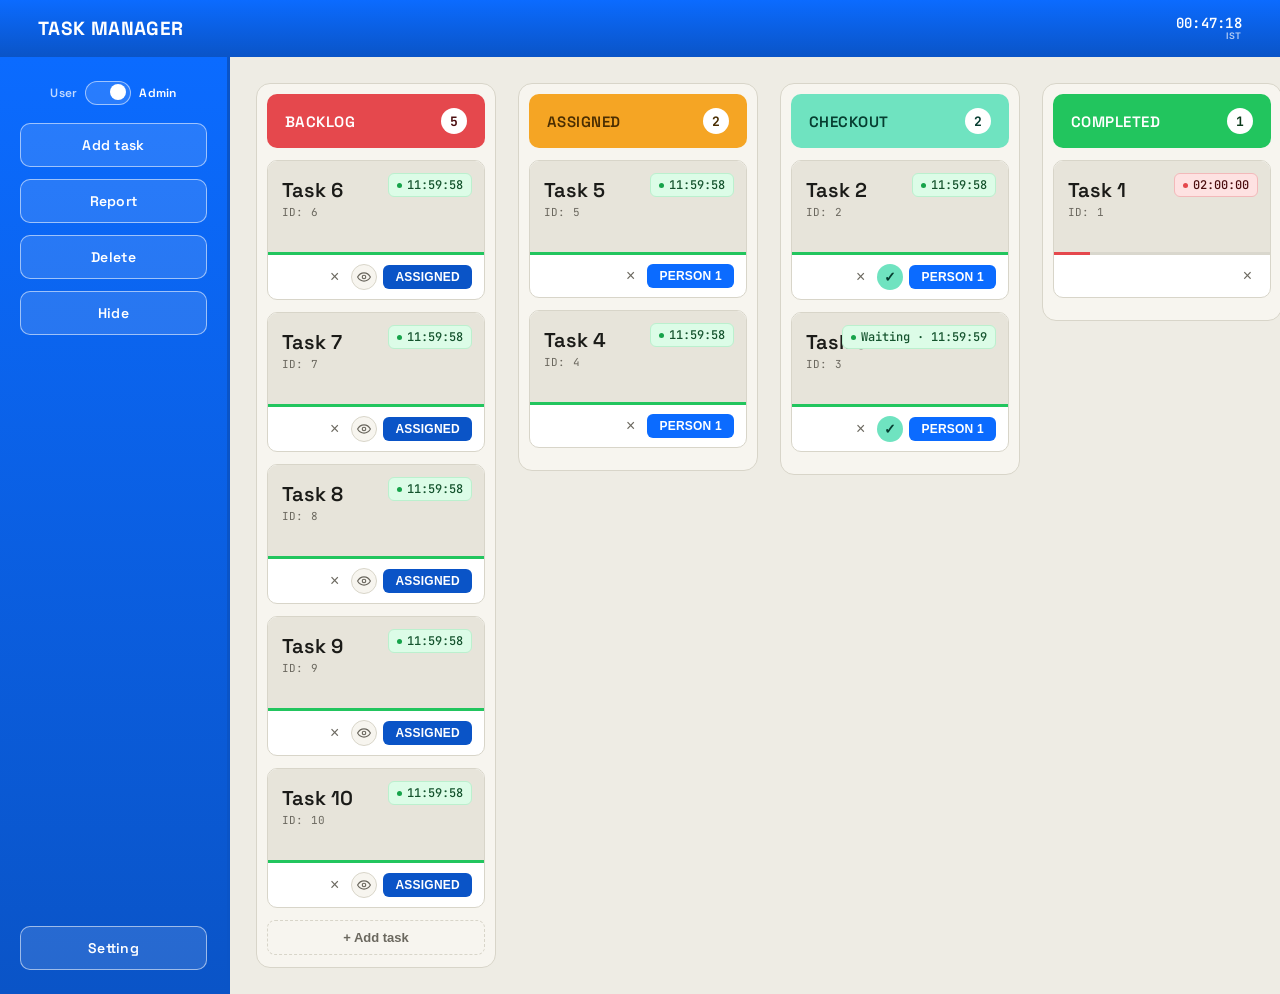
<file: index.html>
<!DOCTYPE html>
<html lang="en">
<head>
<meta charset="UTF-8">
<meta name="viewport" content="width=device-width, initial-scale=1.0">
<title>Task Manager QA</title>
<link rel="preconnect" href="https://fonts.googleapis.com">
<link href="https://fonts.googleapis.com/css2?family=Space+Grotesk:wght@500;600;700&family=Inter:wght@400;500;600&family=JetBrains+Mono:wght@400;500;700&display=swap" rel="stylesheet">
<link rel="stylesheet" href="style.css">
</head>
<body>

<div class="topbar">
    <div class="brand" id="brandLogo" title="Go to board"><span class=""></span>TASK MANAGER</div>
    <div class="ist-clock">
      <span class="ist-time" id="istTime">00:00:00</span>
      <span class="ist-label">IST</span>
    </div>
</div>

<div class="board-layout" id="boardLayout">
  <aside class="board-sidebar" id="boardSidebar">
    <div class="role-switch">
      <span class="role-switch-label" id="roleSwitchLabelUser">User</span>
      <button class="role-switch-track" id="roleSwitchTrack" role="switch" aria-label="Toggle Admin mode">
        <span class="role-switch-thumb"></span>
      </button>
      <span class="role-switch-label" id="roleSwitchLabelAdmin">Admin</span>
    </div>
    <button class="sidebar-btn" id="sidebarAddTaskBtn">Add task</button>
    <button class="sidebar-btn" id="sidebarReportBtn">Report</button>
    <button class="sidebar-btn" id="sidebarDeleteBtn">Delete<span class="sidebar-badge hidden" id="trashBadgeCount">0</span></button>
    <button class="sidebar-btn" id="sidebarHideBtn">Hide<span class="sidebar-badge hidden" id="hiddenBadgeCount">0</span></button>
    <div class="sidebar-spacer"></div>
    <button class="sidebar-btn" id="sidebarSettingBtn">Setting</button>
  </aside>
  <div class="board" id="board">
    <div class="empty-hint" style="grid-column: 1 / -1; padding: 40px 0;">Loading board…</div>
  </div>
</div>

<div class="detail-view hidden" id="detailView">
  <div class="detail-subheader">
    <span class="detail-field-label">Task name :</span>
    <span class="detail-field-value" id="detailTaskName">&nbsp;</span>
    <span class="detail-field-label">Task ID :</span>
    <span class="detail-field-value" id="detailTaskId">&nbsp;</span>
    <div class="status-dots">
      <span class="sdot filled-black"></span>
      <span class="sdot outline sicon">&#10073;&#10073;</span>
      <span class="sdot filled-black" style="background:transparent; color:var(--red);"><span class="sicon">&#9724;</span></span>
      <span class="sdot filled-black"></span>
    </div>
  </div>

  <div class="measure-toolbar">
    <span class="measure-label">Task timer:</span>
    <span class="measure-timer-display" id="measureTimerDisplay">00:00:00</span>
    <button class="measure-btn" id="measureStartBtn">Start</button>
    <button class="measure-btn" id="measurePauseBtn" disabled>Pause</button>
    <button class="measure-btn" id="measureStopBtn" disabled>Stop</button>
    <button class="measure-btn" id="measureResetBtn">Reset</button>
  </div>

  <div class="detail-body">
    <div class="subtask-sidebar" id="subtaskSidebar"></div>

    <div class="tool-rail">
      <button class="tool-btn" id="toolLine" data-tool="line">
        <svg viewBox="0 0 24 24" fill="none" stroke="currentColor" stroke-width="2" stroke-linecap="round"><line x1="4" y1="20" x2="20" y2="4"/></svg>
        Line
      </button>
      <button class="tool-btn" id="toolDelete" data-tool="delete">
        <svg viewBox="0 0 24 24" fill="none" stroke="currentColor" stroke-width="2" stroke-linecap="round" stroke-linejoin="round"><path d="M3 6h18"/><path d="M8 6V4a2 2 0 0 1 2-2h4a2 2 0 0 1 2 2v2"/><path d="M19 6l-1 14a2 2 0 0 1-2 2H8a2 2 0 0 1-2-2L5 6"/></svg>
        Delete
      </button>
      <button class="tool-btn" id="toolRedo">
        <svg viewBox="0 0 24 24" fill="none" stroke="currentColor" stroke-width="2" stroke-linecap="round" stroke-linejoin="round"><path d="M21 7v6h-6"/><path d="M3 17a9 9 0 0 1 15-6.7L21 13"/></svg>
        Redo
      </button>
      <button class="tool-btn" id="toolUndo">
        <svg viewBox="0 0 24 24" fill="none" stroke="currentColor" stroke-width="2" stroke-linecap="round" stroke-linejoin="round"><path d="M3 7v6h6"/><path d="M21 17a9 9 0 0 0-15-6.7L3 13"/></svg>
        Undo
      </button>
    </div>

    <div class="canvas-area">
      <canvas id="taskCanvas"></canvas>
    </div>

    <div class="detail-right-panel" id="detailRightPanel">
      <span class="panel-toggle" id="panelToggleIcon">&#9655;</span>
    </div>
  </div>
</div>

<div class="modal-overlay hidden" id="addSubtaskModal">
  <div class="modal-box">
    <p class="modal-title">Add subtask</p>
    <div class="modal-body">
      <label class="field-label" for="addSubtaskTitleInput">Subtask Title</label>
      <input type="text" class="field-input" id="addSubtaskTitleInput" placeholder="e.g. 1.4" />
      <label class="field-label" for="addSubtaskIdInput">Subtask ID</label>
      <input type="text" class="field-input mono" id="addSubtaskIdInput" placeholder="e.g. 1.4" />
      <p class="field-error" id="addSubtaskError"></p>
    </div>
    <div class="modal-actions">
      <button class="modal-cancel" id="addSubtaskModalCancel">Cancel</button>
      <button class="modal-confirm" id="addSubtaskModalConfirm" style="background:var(--blue);">Add</button>
    </div>
  </div>
</div>

<div class="modal-overlay hidden" id="addGroupModal">
  <div class="modal-box">
    <p class="modal-title">Add subtask group</p>
    <div class="modal-body">
      <label class="field-label" for="addGroupNameInput">Group Name</label>
      <input type="text" class="field-input" id="addGroupNameInput" placeholder="e.g. Subtask 3" />
      <p class="field-error" id="addGroupError"></p>
    </div>
    <div class="modal-actions">
      <button class="modal-cancel" id="addGroupModalCancel">Cancel</button>
      <button class="modal-confirm" id="addGroupModalConfirm" style="background:var(--blue);">Add</button>
    </div>
  </div>
</div>

<div class="modal-overlay hidden" id="addTaskModal">
  <div class="modal-box">
    <p class="modal-title">Add task</p>
    <div class="modal-body">
      <label class="field-label" for="addTaskTitleInput">Task Title</label>
      <input type="text" class="field-input" id="addTaskTitleInput" placeholder="e.g. Task 11" />
      <label class="field-label" for="addTaskIdInput">Task ID</label>
      <input type="number" class="field-input mono" id="addTaskIdInput" placeholder="e.g. 11" />
      <p class="field-error" id="addTaskError"></p>
    </div>
    <div class="modal-actions">
      <button class="modal-cancel" id="addTaskModalCancel">Cancel</button>
      <button class="modal-confirm" id="addTaskModalConfirm" style="background:var(--blue);">Add</button>
    </div>
  </div>
</div>

<div class="modal-overlay hidden" id="hiddenModal">
  <div class="modal-box">
    <p class="modal-title">Hidden tasks</p>
    <div class="hidden-list" id="hiddenList"></div>
    <div class="modal-actions">
      <button class="modal-cancel" id="hiddenModalClose">Close</button>
    </div>
  </div>
</div>

<div class="modal-overlay hidden" id="trashModal">
  <div class="modal-box">
    <p class="modal-title">Deleted tasks</p>
    <div class="hidden-list" id="trashList"></div>
    <div class="modal-actions">
      <button class="modal-cancel" id="trashModalClose">Close</button>
    </div>
  </div>
</div>

<div class="modal-overlay hidden" id="confirmModal">
  <div class="modal-box">
    <p class="modal-title">Delete card</p>
    <p class="modal-body">Do you want to delete <strong id="confirmModalTitle"></strong>? It will be moved to the trash.</p>
    <div class="modal-actions">
      <button class="modal-cancel" id="confirmModalCancel">Cancel</button>
      <button class="modal-confirm" id="confirmModalConfirm">Delete</button>
    </div>
  </div>
</div>

<div class="modal-overlay hidden" id="assignRequiredModal">
  <div class="modal-box">
    <p class="modal-title">Task not assigned</p>
    <p class="modal-body">Please assign this task before drawing on the canvas.</p>
    <div class="modal-actions">
      <button class="modal-confirm" id="assignRequiredOk" style="background:var(--blue);">OK</button>
    </div>
  </div>
</div>

<div class="modal-overlay hidden" id="reportModal">
  <div class="modal-box modal-box-lg">
    <p class="modal-title">Board report</p>
    <div class="modal-scroll-body">
      <div id="reportSummary"></div>

      <p class="report-section-title">Shifts</p>
      <div class="shift-add-row">
        <div class="shift-field">
          <label for="shiftFromInput">From</label>
          <input type="time" id="shiftFromInput" />
        </div>
        <div class="shift-field">
          <label for="shiftToInput">To</label>
          <input type="time" id="shiftToInput" />
        </div>
        <button class="add-shift-btn" id="addShiftBtn">+ Add Shift</button>
      </div>
      <p class="shift-error" id="shiftError"></p>
      <div class="shift-list" id="shiftList"></div>
    </div>
    <div class="modal-actions">
      <button class="modal-cancel" id="reportModalClose">Close</button>
    </div>
  </div>
</div>

<div class="modal-overlay hidden" id="permissionNoticeModal">
  <div class="modal-box">
    <p class="modal-title">Permission required</p>
    <p class="modal-body" id="permissionNoticeBody">Only Admin can do this.</p>
    <div class="modal-actions">
      <button class="modal-confirm" id="permissionNoticeOk" style="background:var(--blue);">OK</button>
    </div>
  </div>
</div>

<div class="modal-overlay hidden" id="settingsModal">
  <div class="modal-box modal-box-lg">
    <p class="modal-title">Settings</p>
    <div class="modal-scroll-body">

      <p class="report-section-title">Account</p>

      <div id="accountLoggedOutView">
        <label class="field-label" for="loginEmailInput">Email</label>
        <input type="email" class="field-input" id="loginEmailInput" placeholder="you@example.com" />
        <label class="field-label" for="loginPasswordInput">Password</label>
        <input type="password" class="field-input" id="loginPasswordInput" placeholder="••••••••" />
        <p class="field-error" id="loginError"></p>
        <button class="modal-confirm" id="loginBtn" style="background:var(--blue); width:100%;">Log in</button>
      </div>

      <div class="hidden" id="accountLoggedInView">
        <label class="field-label" for="accountNameInput">Name</label>
        <input type="text" class="field-input" id="accountNameInput" placeholder="Your name" />
        <label class="field-label" for="accountEmailInput">Email</label>
        <input type="email" class="field-input" id="accountEmailInput" placeholder="you@example.com" />
        <p class="field-success" id="accountSavedNotice">Saved.</p>
        <div class="account-btn-row">
          <button class="modal-confirm" id="saveAccountBtn" style="background:var(--blue);">Save details</button>
          <button class="modal-cancel" id="logoutBtn">Log out</button>
        </div>
      </div>

      <p class="report-section-title">Appearance</p>
      <div class="theme-switch-row">
        <span class="theme-switch-label" id="themeLabelLight">Light</span>
        <button class="theme-switch-track" id="themeSwitchTrack" role="switch" aria-label="Toggle dark theme">
          <span class="theme-switch-thumb"></span>
        </button>
        <span class="theme-switch-label" id="themeLabelDark">Dark</span>
      </div>

    </div>
    <div class="modal-actions">
      <button class="modal-cancel" id="settingsModalClose">Close</button>
    </div>
  </div>
</div>

<script src="script.js"></script>
</body>
</html>
</file>
<file: style.css>
:root{
    --bg: #EEECE4;
    --panel: #F7F5EF;
    --card: #FFFFFF;
    --card-body: #E7E4DA;
    --ink: #1B1B18;
    --ink-soft: #6B685F;
    --line: #D8D5C9;
    --blue: #0B6BFF;
    --blue-dark: #0A54C7;

    --red: #E5484D;
    --red-ink: #4B0D0F;
    --amber: #F5A524;
    --amber-ink: #4A2E02;
    --mint: #6FE3C0;
    --mint-ink: #063D30;
    --green: #22C55E;
    --green-ink: #0B3A1B;
  }

  body.dark-theme{
    --bg: #14171C;
    --panel: #1C2029;
    --card: #232733;
    --card-body: #2A2F3B;
    --ink: #F1F1EC;
    --ink-soft: #A5A9B2;
    --line: #333846;
  }
  body{ transition:background 0.15s ease, color 0.15s ease; }

  *{box-sizing:border-box;}
  html,body{margin:0;padding:0;}
  body{
    background:var(--bg);
    font-family:'Inter',sans-serif;
    color:var(--ink);
    min-height:100vh;
  }

  .topbar{
    background:var(--blue);
    background-image:linear-gradient(180deg,var(--blue),var(--blue-dark));
    padding:16px 28px;
    display:flex;
    align-items:center;
    justify-content:space-between;
    color:#fff;
  }
  .topbar .brand{
    display:flex;
    align-items:center;
    gap:10px;
    font-family:'Space Grotesk',sans-serif;
    font-weight:700;
    font-size:19px;
    letter-spacing:0.02em;
    cursor:pointer;
  }
  .brand .dot{
    width:9px;height:9px;border-radius:50%;
    background:#fff;
    animation:pulse 1.6s ease-in-out infinite;
  }
  @keyframes pulse{
    0%,100%{opacity:1; box-shadow:0 0 0 0 rgba(255,255,255,0.5);}
    50%{opacity:0.55; box-shadow:0 0 0 6px rgba(255,255,255,0);}
  }
  .topbar .clock{
    font-family:'JetBrains Mono',monospace;
    font-size:14px;
    letter-spacing:0.03em;
    opacity:0.92;
  }

  .ist-clock{
    display:flex;
    flex-direction:column;
    align-items:flex-end;
    line-height:1.1;
    padding:0 10px;
  }
  .ist-clock .ist-time{
    font-family:'JetBrains Mono',monospace;
    font-size:14px;
    font-weight:600;
    color:#fff;
    letter-spacing:0.02em;
  }
  .ist-clock .ist-label{
    font-size:9px;
    font-weight:600;
    letter-spacing:0.06em;
    color:rgba(255,255,255,0.7);
    text-transform:uppercase;
  }

  .board-layout{
    display:flex;
    align-items:stretch;
    min-height:calc(100vh - 58px);
  }
  .board-sidebar{
    width:230px;
    flex-shrink:0;
    background:var(--blue);
    background-image:linear-gradient(180deg,var(--blue),var(--blue-dark));
    border-right:3px solid var(--blue-dark);
    display:flex;
    flex-direction:column;
    align-items:center;
    padding:24px 20px;
    gap:12px;
  }
  .sidebar-btn{
    width:100%;
    border:1.5px solid rgba(255,255,255,0.55);
    background:rgba(255,255,255,0.12);
    color:#fff;
    font-family:'Space Grotesk',sans-serif;
    font-weight:600;
    font-size:14px;
    letter-spacing:0.02em;
    padding:12px 0;
    border-radius:10px;
    cursor:pointer;
    display:flex;
    align-items:center;
    justify-content:center;
    gap:8px;
    transition:background 0.15s ease, border-color 0.15s ease;
  }
  .sidebar-btn:hover{ background:rgba(255,255,255,0.22); border-color:#fff; }
  .sidebar-badge{
    min-width:18px; height:18px;
    padding:0 5px;
    border-radius:9px;
    background:var(--red);
    color:#fff;
    font-family:'Inter',sans-serif;
    font-size:11px;
    font-weight:700;
    line-height:18px;
    text-align:center;
  }
  .sidebar-spacer{ flex:1; }

  .role-switch{
    width:100%;
    display:flex;
    align-items:center;
    justify-content:center;
    gap:8px;
    margin-bottom:6px;
  }
  .role-switch-label{
    font-family:'Space Grotesk',sans-serif;
    font-size:12px;
    font-weight:600;
    color:rgba(255,255,255,0.75);
    letter-spacing:0.02em;
  }
  .role-switch-label.active{ color:#fff; }
  .role-switch-track{
    position:relative;
    width:46px; height:24px;
    border-radius:14px;
    border:1.5px solid rgba(255,255,255,0.55);
    background:rgba(255,255,255,0.12);
    cursor:pointer;
    flex-shrink:0;
    padding:0;
  }
  .role-switch-thumb{
    position:absolute;
    top:2px; left:2px;
    width:16px; height:16px;
    border-radius:50%;
    background:#fff;
    transition:left 0.15s ease;
  }
  .role-switch-track.is-admin .role-switch-thumb{ left:24px; }

  .theme-switch-row{ display:flex; align-items:center; gap:10px; margin:4px 0 6px; }
  .theme-switch-label{ font-size:13px; font-weight:600; color:var(--ink-soft); }
  .theme-switch-label.active{ color:var(--ink); }
  .theme-switch-track{
    position:relative;
    width:46px; height:24px;
    border-radius:14px;
    border:1.5px solid var(--line);
    background:var(--panel);
    cursor:pointer;
    flex-shrink:0;
    padding:0;
  }
  .theme-switch-thumb{
    position:absolute;
    top:2px; left:2px;
    width:16px; height:16px;
    border-radius:50%;
    background:var(--ink-soft);
    transition:left 0.15s ease, background 0.15s ease;
  }
  .theme-switch-track.is-dark{ background:var(--ink); border-color:var(--ink); }
  .theme-switch-track.is-dark .theme-switch-thumb{ left:24px; background:var(--card); }

  .account-btn-row{ display:flex; gap:10px; margin-top:6px; }
  .account-btn-row .modal-confirm, .account-btn-row .modal-cancel{ flex:1; }
  @media (max-width:1000px){
    .board-sidebar{width:170px;}
  }
  @media (max-width:640px){
    .board-sidebar{display:none;}
  }

  .board{
    flex:1;
    min-width:0;
    display:grid;
    grid-template-columns:repeat(4,minmax(240px,1fr));
    gap:22px;
    padding:26px;
    align-items:start;
  }
  @media (max-width:1000px){
    .board{grid-template-columns:repeat(2,1fr);}
  }
  @media (max-width:640px){
    .board{grid-template-columns:1fr;}
  }

  .col{
    background:var(--panel);
    border-radius:14px;
    border:1px solid var(--line);
    padding:10px;
    min-height:120px;
    transition:background 0.15s ease;
  }
  .col.dragover{
    background:#E4F0FF;
    outline:2px dashed var(--blue);
    outline-offset:-2px;
  }

  .col-header{
    display:flex;
    align-items:center;
    justify-content:space-between;
    padding:14px 18px;
    border-radius:10px;
    margin-bottom:12px;
    font-family:'Space Grotesk',sans-serif;
    font-weight:600;
    font-size:15px;
    letter-spacing:0.03em;
    text-transform:uppercase;
  }
  .col-header .count{
    width:26px;height:26px;
    border-radius:50%;
    background:#fff;
    display:flex;
    align-items:center;
    justify-content:center;
    font-family:'JetBrains Mono',monospace;
    font-weight:700;
    font-size:13px;
  }

  .col[data-status="red"] .col-header{ background:var(--red); color:#fff; }
  .col[data-status="red"] .col-header .count{ color:var(--red-ink); }
  .col[data-status="amber"] .col-header{ background:var(--amber); color:var(--amber-ink); }
  .col[data-status="amber"] .col-header .count{ color:var(--amber-ink); }
  .col[data-status="mint"] .col-header{ background:var(--mint); color:var(--mint-ink); }
  .col[data-status="mint"] .col-header .count{ color:var(--mint-ink); }
  .col[data-status="green"] .col-header{ background:var(--green); color:#fff; }
  .col[data-status="green"] .col-header .count{ color:var(--green-ink); }

  .card{
    background:var(--card);
    border:1px solid var(--line);
    border-radius:10px;
    margin-bottom:12px;
    cursor:grab;
    overflow:hidden;
    transition:box-shadow 0.15s ease, transform 0.15s ease, border-color 0.15s ease;
  }
  .card:active{cursor:grabbing;}
  .card:hover{
    box-shadow:0 4px 14px rgba(0,0,0,0.08);
    border-color:#B9B5A5;
  }
  .card.dragging{
    opacity:0.4;
  }

  .card-top{
    background:var(--card-body);
    padding:16px 14px 22px;
    position:relative;
  }
  .check-badge{
    width:26px; height:26px;
    border-radius:50%;
    background:var(--mint);
    color:var(--mint-ink);
    display:flex;
    align-items:center;
    justify-content:center;
    font-size:14px;
    font-weight:700;
    line-height:1;
    border:none;
    cursor:pointer;
    padding:0;
    flex-shrink:0;
  }
  .check-badge:hover{ filter:brightness(1.08); }

  .eye-badge{
    width:26px; height:26px;
    border-radius:50%;
    background:var(--panel);
    border:1px solid var(--line);
    color:var(--ink-soft);
    display:flex;
    align-items:center;
    justify-content:center;
    cursor:pointer;
    padding:0;
    flex-shrink:0;
  }
  .eye-badge svg{ width:14px; height:14px; }
  .eye-badge:hover{ background:var(--blue); border-color:var(--blue); color:#fff; }

  .icon-btn{ position:relative; }
  .icon-btn .badge-count{
    position:absolute;
    top:1px; right:1px;
    min-width:15px; height:15px;
    padding:0 3px;
    border-radius:8px;
    background:var(--red);
    color:#fff;
    font-size:10px;
    font-weight:700;
    line-height:15px;
    text-align:center;
  }

  .hidden-list{ max-height:280px; overflow-y:auto; }
  .hidden-item{
    display:flex;
    align-items:center;
    justify-content:space-between;
    gap:10px;
    padding:9px 0;
    border-bottom:1px solid var(--line);
  }
  .hidden-item:last-child{ border-bottom:none; }
  .hidden-item-title{
    font-weight:600;
    font-size:14px;
  }
  .hidden-item-col{
    font-size:11px;
    color:var(--ink-soft);
    text-transform:uppercase;
    letter-spacing:0.03em;
  }
  .restore-btn{
    border:none;
    background:var(--blue);
    color:#fff;
    font-size:12px;
    font-weight:600;
    padding:6px 12px;
    border-radius:7px;
    cursor:pointer;
    flex-shrink:0;
  }
  .restore-btn:hover{ background:var(--blue-dark); }
  .hidden-item-actions{ display:flex; gap:6px; flex-shrink:0; }
  .delete-forever-btn{
    border:none;
    background:var(--red);
    color:#fff;
    font-size:12px;
    font-weight:600;
    padding:6px 12px;
    border-radius:7px;
    cursor:pointer;
    flex-shrink:0;
  }
  .delete-forever-btn:hover{ background:#c93f43; }
  .card-title{
    font-family:'Space Grotesk',sans-serif;
    font-weight:600;
    font-size:20px;
    margin:0 0 2px;
  }
  .card-id{
    font-family:'JetBrains Mono',monospace;
    font-size:11px;
    color:var(--ink-soft);
    margin:0 0 14px;
    letter-spacing:0.02em;
  }
  .timer{
    position:absolute;
    top:12px; right:12px;
    background:#DCFCE7;
    border:1px solid #BBF0CE;
    border-radius:6px;
    padding:3px 8px;
    font-family:'JetBrains Mono',monospace;
    font-size:12px;
    font-weight:500;
    color:#14532D;
    display:flex;
    align-items:center;
    gap:5px;
  }
  .timer.low{ background:#FEE2E2; color:var(--red-ink); border-color:#F3B9BA; }
  .timer .tdot{
    width:5px;height:5px;border-radius:50%;
    background:#16A34A;
  }
  .timer.low .tdot{
    background:var(--red);
    animation:pulse 1s ease-in-out infinite;
  }

  .progress-track{
    position:absolute;
    left:0; bottom:0;
    width:100%; height:3px;
    background:rgba(0,0,0,0.06);
  }
  .progress-fill{
    height:100%;
    background:#22C55E;
    transition:width 1s linear, background 0.3s ease;
  }
  .progress-fill.low{ background:var(--red); }

  .card-bottom{
    display:flex;
    justify-content:flex-end;
    align-items:center;
    padding:9px 12px;
    gap:6px;
  }
  .tag{
    font-size:12px;
    font-weight:600;
    letter-spacing:0.02em;
    color:#fff;
    background:var(--blue);
    padding:5px 12px;
    border-radius:6px;
    text-transform:uppercase;
    border:none;
    cursor:pointer;
  }
  .tag:hover{ filter:brightness(1.1); }
  .tag.me{ background:var(--blue-dark); }
  .remove-btn{
    border:none;
    background:transparent;
    color:var(--ink-soft);
    font-size:16px;
    line-height:1;
    cursor:pointer;
    padding:4px 6px;
    border-radius:6px;
  }
  .remove-btn:hover{ background:rgba(0,0,0,0.06); color:var(--red); }

  .add-trigger-btn{
    display:block;
    width:100%;
    margin:4px 0 2px;
    border:1px dashed var(--line);
    background:transparent;
    color:var(--ink-soft);
    font-weight:600;
    font-size:13px;
    padding:9px 0;
    border-radius:8px;
    cursor:pointer;
  }
  .add-trigger-btn:hover{ background:var(--card-body); color:var(--ink); border-color:#B9B5A5; }

  .field-label{
    display:block;
    font-size:12px;
    font-weight:600;
    color:var(--ink-soft);
    margin-bottom:4px;
  }
  .field-input{
    width:100%;
    border:1px solid var(--line);
    border-radius:8px;
    padding:8px 10px;
    font-family:'Inter',sans-serif;
    font-size:13px;
    background:var(--card);
    color:var(--ink);
    outline:none;
    margin-bottom:14px;
  }
  .field-input:focus{ border-color:var(--blue); }
  .field-input.mono{ font-family:'JetBrains Mono',monospace; }
  .field-error{
    color:var(--red);
    font-size:12px;
    margin:-8px 0 4px;
    display:none;
  }
  .field-error.show{ display:block; }
  .field-success{
    color:var(--green);
    font-size:12px;
    margin:-8px 0 4px;
    display:none;
  }
  .field-success.show{ display:block; }

  .empty-hint{
    text-align:center;
    color:var(--ink-soft);
    font-size:12px;
    padding:14px 4px 6px;
  }

  .hidden{ display:none !important; }

  .modal-overlay{
    position:fixed;
    inset:0;
    background:rgba(27,27,24,0.45);
    display:flex;
    align-items:center;
    justify-content:center;
    z-index:100;
  }
  .modal-overlay.hidden{ display:none; }
  .modal-box{
    background:var(--card);
    color:var(--ink);
    border-radius:14px;
    padding:22px 22px 18px;
    width:min(320px, 90vw);
    box-shadow:0 12px 32px rgba(0,0,0,0.18);
  }
  .modal-box.modal-box-lg{
    width:min(640px, 92vw);
    max-height:85vh;
    display:flex;
    flex-direction:column;
  }
  .modal-box-lg .modal-scroll-body{
    overflow-y:auto;
    flex:1;
  }
  .report-summary-row{
    display:flex;
    justify-content:space-between;
    padding:6px 0;
  }
  .report-summary-total{
    display:flex;
    justify-content:space-between;
    padding:4px 0 12px;
    border-bottom:1px solid var(--line);
    margin-bottom:8px;
    font-weight:700;
  }
  .report-section-title{
    font-family:'Space Grotesk',sans-serif;
    font-weight:600;
    font-size:15px;
    margin:18px 0 10px;
  }
  .shift-add-row{
    display:flex;
    align-items:flex-end;
    gap:10px;
    flex-wrap:wrap;
    margin-bottom:16px;
  }
  .shift-field{ display:flex; flex-direction:column; gap:4px; }
  .shift-field label{ font-size:11px; font-weight:600; color:var(--ink-soft); }
  .shift-field input{
    border:1px solid var(--line);
    border-radius:8px;
    padding:7px 9px;
    font-family:'JetBrains Mono',monospace;
    font-size:13px;
    background:var(--card);
    color:var(--ink);
  }
  .add-shift-btn{
    border:none;
    background:var(--blue);
    color:#fff;
    font-weight:600;
    font-size:13px;
    padding:8px 16px;
    border-radius:8px;
    cursor:pointer;
    height:34px;
  }
  .add-shift-btn:hover{ background:var(--blue-dark); }
  .shift-error{
    color:var(--red);
    font-size:12px;
    margin:-10px 0 10px;
    display:none;
  }
  .shift-error.show{ display:block; }
  .shift-list{ display:flex; flex-direction:column; gap:8px; }
  .shift-item{
    display:flex;
    align-items:center;
    justify-content:space-between;
    background:var(--panel);
    border:1px solid var(--line);
    border-radius:8px;
    padding:9px 12px;
  }
  .shift-item-range{
    font-family:'JetBrains Mono',monospace;
    font-weight:700;
    font-size:13px;
  }
  .shift-item-remove{
    border:none;
    background:transparent;
    color:var(--ink-soft);
    font-size:15px;
    cursor:pointer;
    padding:2px 6px;
  }
  .shift-item-remove:hover{ color:var(--red); }
  .modal-title{
    font-family:'Space Grotesk',sans-serif;
    font-weight:600;
    font-size:17px;
    margin:0 0 8px;
  }
  .modal-body{
    font-size:14px;
    color:var(--ink-soft);
    margin:0 0 20px;
    line-height:1.45;
  }
  .modal-body strong{ color:var(--ink); }
  .modal-actions{
    display:flex;
    justify-content:flex-end;
    gap:10px;
  }
  .modal-actions button{
    border:none;
    border-radius:8px;
    padding:9px 16px;
    font-size:13px;
    font-weight:600;
    cursor:pointer;
  }
  .modal-cancel{
    background:var(--panel);
    color:var(--ink);
  }
  .modal-cancel:hover{ background:var(--card-body); }
  .modal-confirm{
    background:var(--red);
    color:#fff;
  }
  .modal-confirm:hover{ background:#c93f43; }  /* ===== Task detail view ===== */
  .detail-view{
    display:flex;
    flex-direction:column;
    height:calc(100vh - 58px);
  }
  .detail-subheader{
    background:var(--panel);
    border-bottom:1px solid var(--line);
    padding:12px 20px;
    display:flex;
    align-items:center;
    gap:22px;
    font-size:14px;
  }
  .measure-toolbar{
    display:flex;
    align-items:center;
    justify-content:center;
    gap:10px;
    padding:8px 20px;
    background:var(--bg);
    border-bottom:1px solid var(--line);
    font-size:13px;
  }
  .measure-label{ color:var(--ink-soft); font-weight:600; }
  .measure-timer-display{
    font-family:'JetBrains Mono',monospace;
    font-weight:700;
    font-size:14px;
    padding:4px 10px;
    background:var(--card);
    border:1px solid var(--line);
    border-radius:6px;
    min-width:92px;
    text-align:center;
  }
  .measure-btn{
    border:1px solid var(--line);
    background:var(--card);
    border-radius:6px;
    padding:6px 12px;
    font-size:12px;
    font-weight:600;
    cursor:pointer;
    color:var(--ink);
  }
  .measure-btn:hover:not(:disabled){ background:var(--card-body); }
  .measure-btn:disabled{ opacity:0.45; cursor:not-allowed; }
  .detail-field-label{ color:var(--ink-soft); }
  .detail-field-value{ font-weight:600; }
  .status-dots{ display:flex; align-items:center; gap:5px; margin-left:auto; }
  .status-dots .sdot{
    width:16px; height:16px; border-radius:50%;
    display:flex; align-items:center; justify-content:center;
  }
  .status-dots .sdot.filled-black{ background:#1B1B18; }
  .status-dots .sdot.outline{ background:#fff; border:1px solid var(--line); }
  .status-dots .sbar{
    width:9px; height:9px; background:var(--red);
  }
  .status-dots .sicon{ color:var(--red); font-size:11px; font-weight:900; line-height:1; }

  .detail-body{
    flex:1;
    display:flex;
    min-height:0;
  }

  .subtask-sidebar{
    width:250px;
    flex-shrink:0;
    background:var(--panel);
    border-right:1px solid var(--line);
    overflow-y:auto;
    padding-bottom:12px;
  }
  .subtask-group-header{
    background:var(--blue);
    color:#fff;
    display:flex;
    align-items:center;
    justify-content:space-between;
    padding:10px 14px;
    font-family:'Space Grotesk',sans-serif;
    font-weight:600;
    font-size:14px;
    cursor:pointer;
  }
  .subtask-group-header .count{
    width:22px; height:22px;
    border-radius:50%;
    background:#fff;
    color:var(--blue-dark);
    display:flex;
    align-items:center;
    justify-content:center;
    font-size:12px;
    font-weight:700;
  }
  .subtask-card{
    margin:10px;
    background:var(--card);
    border:1px solid var(--line);
    border-radius:8px;
    overflow:hidden;
  }
  .subtask-card-top{
    background:var(--card-body);
    padding:14px 10px;
    text-align:center;
    font-family:'Space Grotesk',sans-serif;
    font-weight:600;
    font-size:22px;
  }
  .subtask-card-bottom{
    display:flex;
    align-items:center;
    gap:5px;
    padding:6px 8px;
  }
  .subtask-icon{
    border:none;
    background:transparent;
    padding:2px;
    color:var(--red);
    font-weight:900;
    font-size:11px;
    line-height:1;
    cursor:pointer;
  }
  .subtask-icon:hover:not(:disabled){ color:var(--blue); }
  .subtask-icon:disabled{ opacity:0.35; cursor:not-allowed; }
  .subtask-timer-pill{
    flex:1;
    background:var(--green);
    color:#063D30;
    font-family:'JetBrains Mono',monospace;
    font-size:11px;
    font-weight:700;
    text-align:center;
    padding:3px 0;
    border-radius:5px;
  }
  .subtask-remove{
    border:none;
    background:transparent;
    color:var(--ink-soft);
    font-size:14px;
    cursor:pointer;
    padding:2px 4px;
  }
  .subtask-remove:hover{ color:var(--red); }
  .add-subtask-btn, .add-group-btn{
    display:block;
    width:calc(100% - 20px);
    margin:6px 10px;
    border:1px dashed var(--line);
    background:transparent;
    color:var(--ink-soft);
    font-size:12px;
    font-weight:600;
    padding:8px 0;
    border-radius:7px;
    cursor:pointer;
  }
  .add-subtask-btn:hover, .add-group-btn:hover{ background:var(--card-body); color:var(--ink); }

  .tool-rail{
    width:64px;
    flex-shrink:0;
    background:var(--panel);
    border-right:1px solid var(--line);
    display:flex;
    flex-direction:column;
  }
  .tool-btn{
    border:none;
    border-bottom:1px solid var(--line);
    background:transparent;
    padding:16px 4px;
    display:flex;
    flex-direction:column;
    align-items:center;
    gap:6px;
    font-size:11px;
    color:var(--ink);
    cursor:pointer;
  }
  .tool-btn:hover{ background:var(--card-body); }
  .tool-btn.active{ background:var(--card); border:2px solid var(--blue); border-radius:6px; margin:2px; }
  .tool-btn svg{ width:18px; height:18px; }

  .canvas-area{
    flex:1;
    background:#fff;
    position:relative;
    overflow:hidden;
  }
  #taskCanvas{ display:block; width:100%; height:100%; cursor:crosshair; }

  .detail-right-panel{
    width:34px;
    flex-shrink:0;
    background:var(--panel);
    border-right:1px solid var(--line);
    order:-1;
    display:flex;
    align-items:flex-start;
    justify-content:center;
    padding-top:14px;
    cursor:pointer;
    transition:width 0.15s ease;
  }
  .detail-right-panel.expanded{ width:220px; align-items:stretch; padding:14px; }
  .detail-right-panel .panel-toggle{ font-size:14px; color:var(--ink-soft); }
</file>
